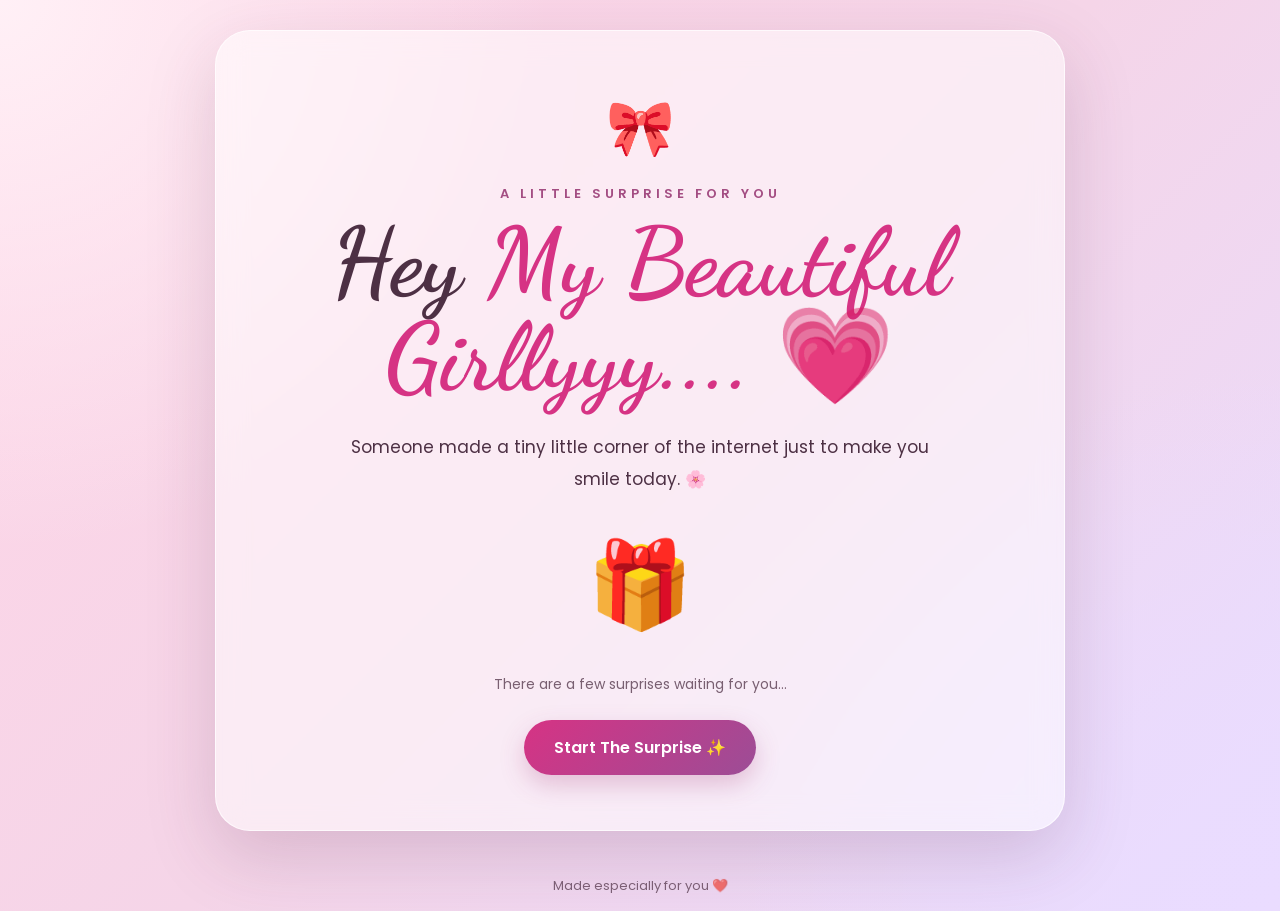
<file: index.html>
<!DOCTYPE html>
<html lang="en">
<head>
    <meta charset="UTF-8">
    <meta name="viewport" content="width=device-width, initial-scale=1.0">
    <title>A Surprise For You 💗</title>
    <link rel="stylesheet" href="style.css">
</head>

<body>

<div class="hearts">
    <span>💗</span>
    <span>💕</span>
    <span>💖</span>
    <span>🌸</span>
    <span>💗</span>
    <span>✨</span>
</div>

<main class="page">

    <div class="glass-card welcome-card">

        <div class="emoji">🎀</div>

        <p class="small-title">A LITTLE SURPRISE FOR YOU</p>

        <h1>Hey <span>My Beautiful Girllyyy....</span> 💗</h1>

        <p class="subtitle">
            Someone made a tiny little corner of the internet
            just to make you smile today. 🌸
        </p>

        <div class="gift">🎁</div>

        <p class="hint">
            There are a few surprises waiting for you...
        </p>

        <a href="birthday.html" class="btn">
            Start The Surprise ✨
        </a>

    </div>

</main>

<footer>
    Made especially for you ❤️
</footer>

<script src="script.js"></script>

</body>
</html>
</file>
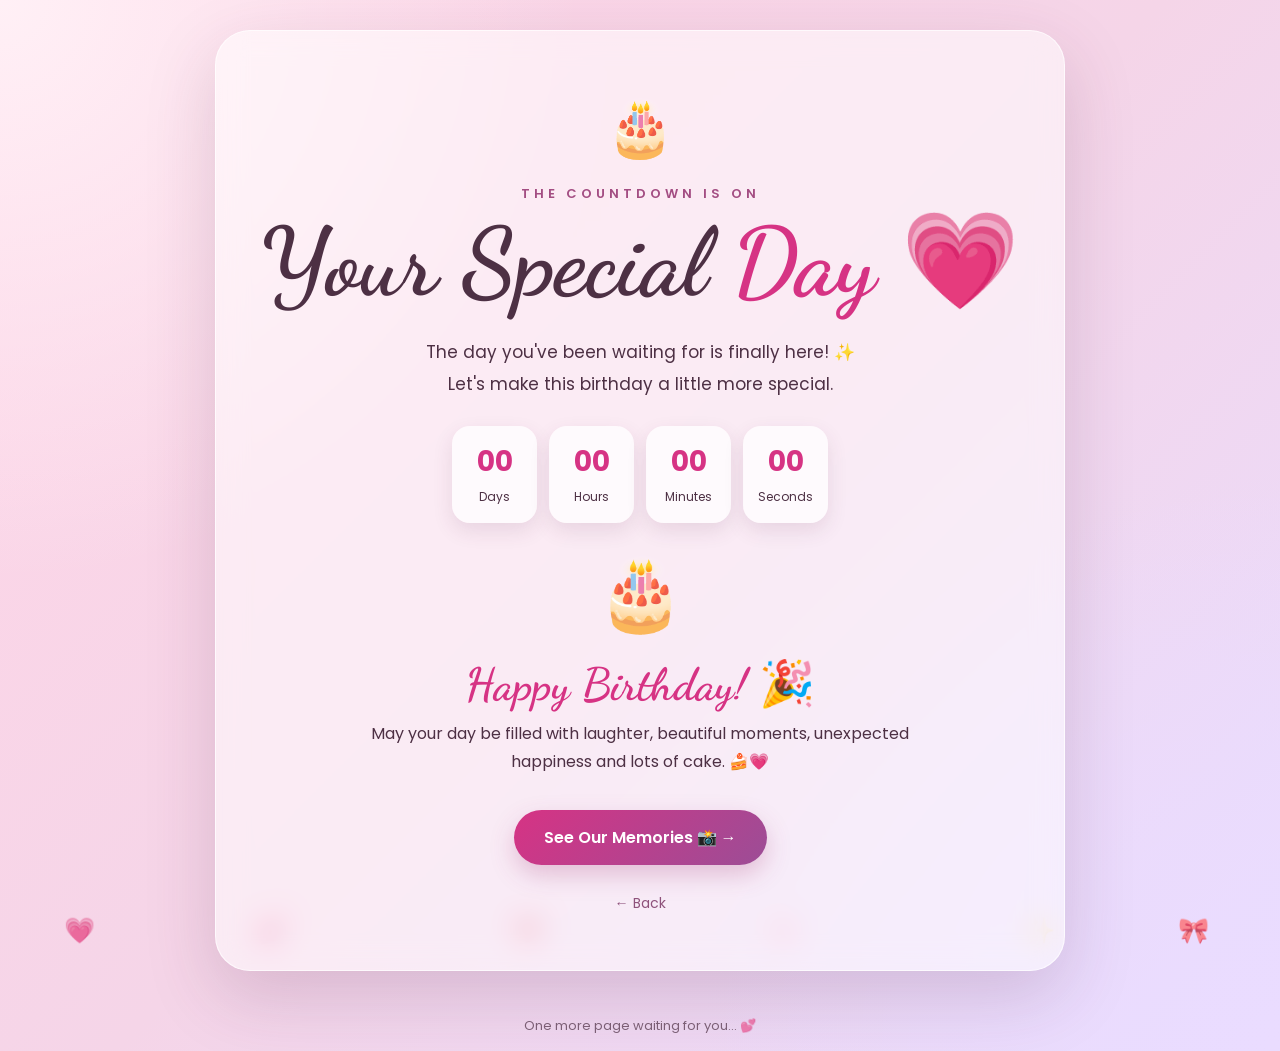
<file: birthday.html>
<!DOCTYPE html>
<html lang="en">
<head>
    <meta charset="UTF-8">
    <meta name="viewport" content="width=device-width, initial-scale=1.0">

    <title>Your Special Day 🎂</title>

    <link rel="stylesheet" href="style.css">
</head>

<body>

<div class="hearts">
    <span>💗</span>
    <span>💕</span>
    <span>💖</span>
    <span>🌸</span>
    <span>✨</span>
    <span>🎀</span>
</div>

<main class="page">

    <div class="glass-card">

        <div class="emoji">🎂</div>

        <p class="small-title">
            THE COUNTDOWN IS ON
        </p>

        <h1>
            Your Special <span>Day</span> 💗
        </h1>

        <p class="subtitle">
            The day you've been waiting for is finally here! ✨
            <br>
            Let's make this birthday a little more special.
        </p>

        <!-- COUNTDOWN -->

        <div class="countdown">

            <div class="time-box">
                <strong id="days">00</strong>
                <span>Days</span>
            </div>

            <div class="time-box">
                <strong id="hours">00</strong>
                <span>Hours</span>
            </div>

            <div class="time-box">
                <strong id="minutes">00</strong>
                <span>Minutes</span>
            </div>

            <div class="time-box">
                <strong id="seconds">00</strong>
                <span>Seconds</span>
            </div>

        </div>


        <!-- CAKE -->

        <div class="cake">
            🎂
        </div>

        <h2 class="birthday-text">
            Happy Birthday! 🎉
        </h2>

        <p class="message">
            May your day be filled with laughter,
            beautiful moments, unexpected happiness
            and lots of cake. 🍰💗
        </p>

        <br>

        <a href="memories.html" class="btn">
            See Our Memories 📸 →
        </a>

        <br><br>

        <a href="index.html" class="back">
            ← Back
        </a>

    </div>

</main>

<footer>
    One more page waiting for you... 💕
</footer>


<script>

/* =====================================
   BIRTHDAY COUNTDOWN
   26 AUGUST 2026
===================================== */

const birthdayDate =
    new Date("August 26, 2026 00:00:00").getTime();


function updateCountdown() {

    const now = new Date().getTime();

    const difference =
        birthdayDate - now;


    if (difference <= 0) {

        document.getElementById("days").innerText = "00";
        document.getElementById("hours").innerText = "00";
        document.getElementById("minutes").innerText = "00";
        document.getElementById("seconds").innerText = "00";

        return;
    }


    const days =
        Math.floor(
            difference / (1000 * 60 * 60 * 24)
        );


    const hours =
        Math.floor(
            (difference / (1000 * 60 * 60)) % 24
        );


    const minutes =
        Math.floor(
            (difference / (1000 * 60)) % 60
        );


    const seconds =
        Math.floor(
            (difference / 1000) % 60
        );


    document.getElementById("days").innerText =
        String(days).padStart(2, "0");


    document.getElementById("hours").innerText =
        String(hours).padStart(2, "0");


    document.getElementById("minutes").innerText =
        String(minutes).padStart(2, "0");


    document.getElementById("seconds").innerText =
        String(seconds).padStart(2, "0");
}


updateCountdown();

setInterval(updateCountdown, 1000);

</script>

</body>
</html>
</file>
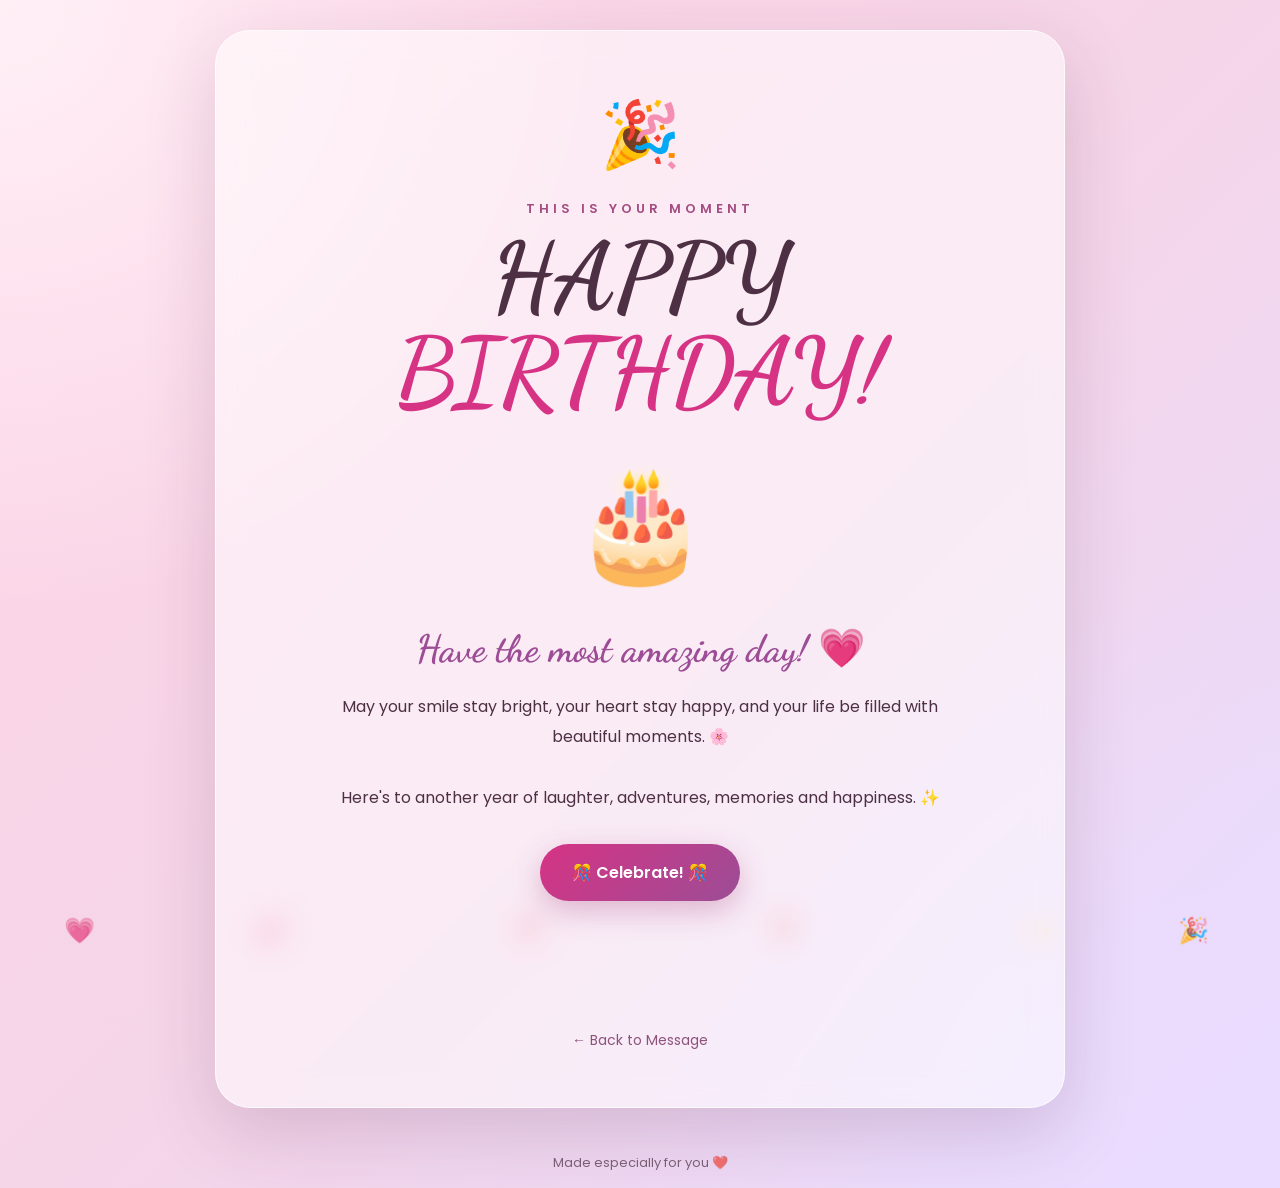
<file: final.html>
<!DOCTYPE html>
<html lang="en">

<head>

    <meta charset="UTF-8">

    <meta name="viewport"
          content="width=device-width, initial-scale=1.0">

    <title>Happy Birthday 🎉</title>

    <link rel="stylesheet" href="style.css">

</head>


<body>

<div class="hearts">

    <span>💗</span>
    <span>💕</span>
    <span>💖</span>
    <span>🎈</span>
    <span>✨</span>
    <span>🎉</span>

</div>


<main class="page">

    <div class="glass-card final-card">

        <div class="emoji celebration">
            🎉
        </div>


        <p class="small-title">
            THIS IS YOUR MOMENT
        </p>


        <h1>
            HAPPY <span>BIRTHDAY!</span>
        </h1>


        <div class="big-cake">
            🎂
        </div>


        <h2 class="final-name">
            Have the most amazing day! 💗
        </h2>


        <p class="final-message">

            May your smile stay bright,
            your heart stay happy,
            and your life be filled with
            beautiful moments. 🌸

            <br><br>

            Here's to another year of
            laughter, adventures,
            memories and happiness. ✨

        </p>


        <button class="celebrate-btn"
                onclick="celebrate()">

            🎊 Celebrate! 🎊

        </button>


        <div id="celebrationMessage">

            🎉✨💗 HAPPY BIRTHDAY! 💗✨🎉

        </div>


        <br><br>


        <a href="message.html"
           class="back">

            ← Back to Message

        </a>

    </div>

</main>


<footer>

    Made especially for you ❤️

</footer>


<script>

function celebrate() {

    const message =
        document.getElementById(
            "celebrationMessage"
        );

    message.classList.add("show");


    /* CONFETTI */

    for (let i = 0; i < 80; i++) {

        const confetti =
            document.createElement("div");

        confetti.innerHTML =
            ["🎉","🎊","💗","💕","✨","🌸"]
            [Math.floor(Math.random() * 6)];

        confetti.style.position =
            "fixed";

        confetti.style.left =
            Math.random() * 100 + "vw";

        confetti.style.top =
            "-30px";

        confetti.style.fontSize =
            (15 + Math.random() * 20) + "px";

        confetti.style.zIndex =
            "9999";

        confetti.style.pointerEvents =
            "none";

        document.body.appendChild(
            confetti
        );


        const fall =
            2 + Math.random() * 3;


        confetti.animate(

            [
                {
                    transform:
                    "translateY(0) rotate(0deg)",
                    opacity: 1
                },

                {
                    transform:
                    "translateY(110vh) rotate(720deg)",
                    opacity: 0
                }
            ],

            {
                duration:
                fall * 1000,

                easing:
                "ease-in"
            }

        );


        setTimeout(() => {

            confetti.remove();

        }, fall * 1000);

    }

}

</script>

</body>
</html>
</file>
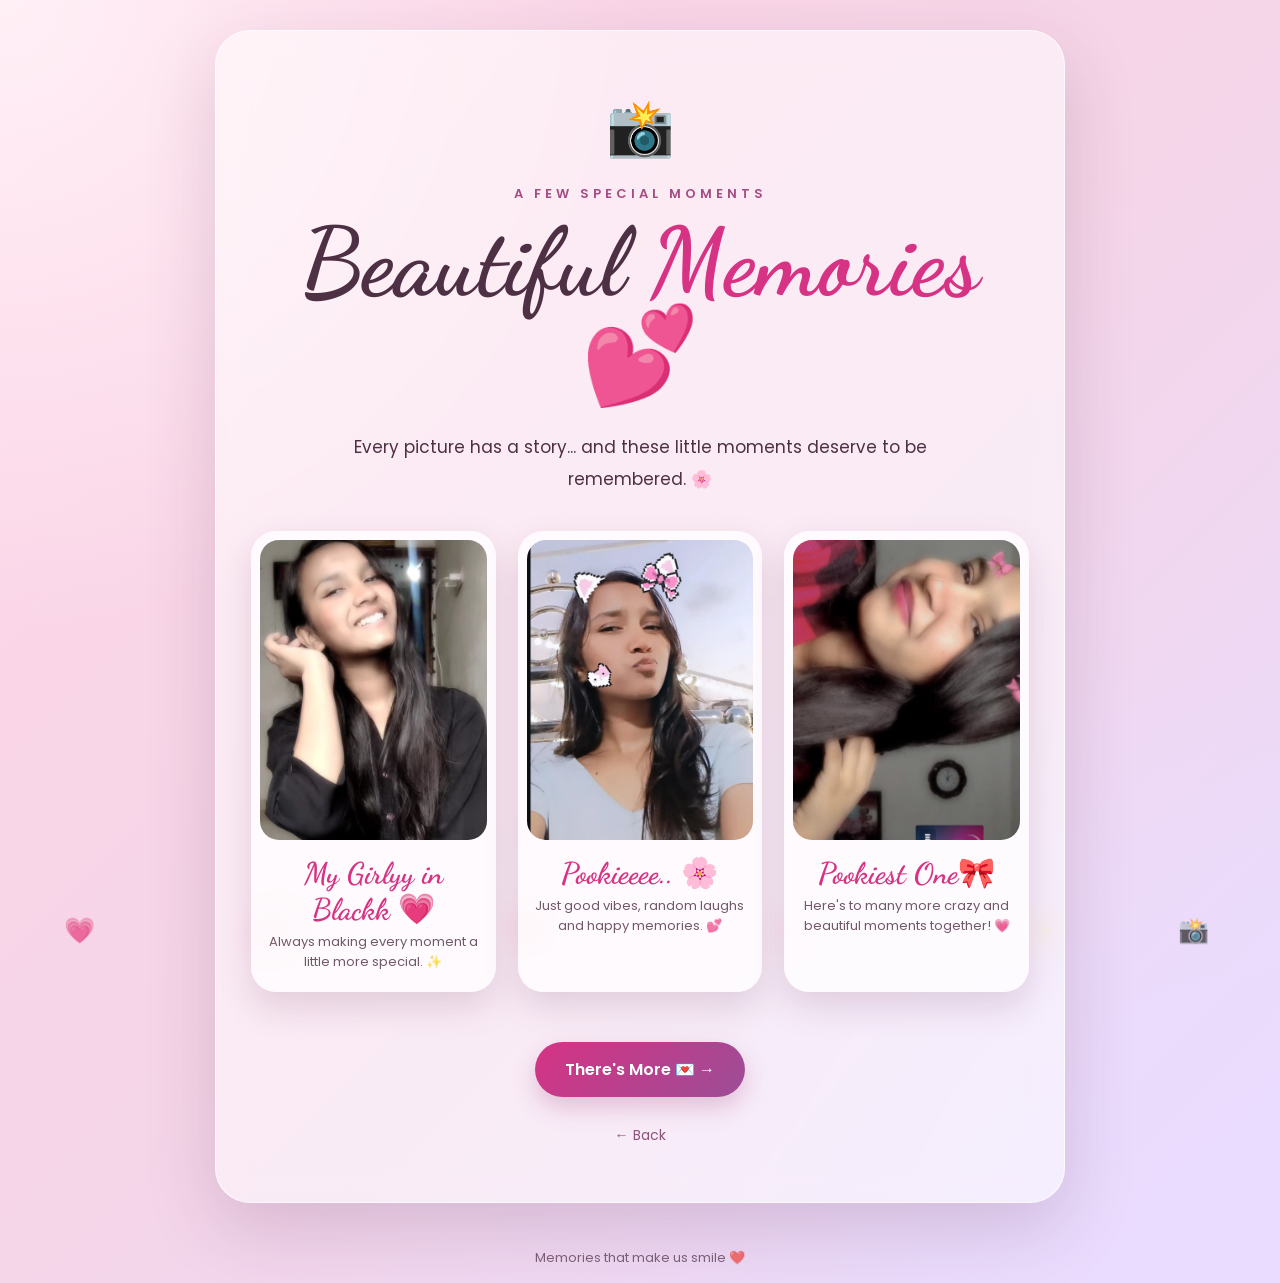
<file: memories.html>
<!DOCTYPE html>
<html lang="en">

<head>
    <meta charset="UTF-8">
    <meta name="viewport" content="width=device-width, initial-scale=1.0">

    <title>Beautiful Memories 📸</title>

    <link rel="stylesheet" href="style.css">
</head>

<body>

<div class="hearts">
    <span>💗</span>
    <span>💕</span>
    <span>💖</span>
    <span>🌸</span>
    <span>✨</span>
    <span>📸</span>
</div>

<main class="page">

    <div class="glass-card memories-card">

        <div class="emoji">📸</div>

        <p class="small-title">
            A FEW SPECIAL MOMENTS
        </p>

        <h1>
            Beautiful <span>Memories</span> 💕
        </h1>

        <p class="subtitle">
            Every picture has a story...
            and these little moments deserve to be remembered. 🌸
        </p>


        <div class="photo-grid">

            <!-- PHOTO 1 -->
            <div class="memory">

                <img src="photo1.jpeg" alt="Memory 1">

                <div class="memory-text">
                    <h3>My Girlyy in Blackk 💗</h3>

                    <p>
                        Always making every moment
                        a little more special. ✨
                    </p>
                </div>

            </div>


            <!-- PHOTO 2 -->
            <div class="memory">

                <img src="photo2.jpeg" alt="Memory 2">

                <div class="memory-text">
                    <h3>Pookieeee.. 🌸</h3>

                    <p>
                        Just good vibes, random laughs
                        and happy memories. 💕
                    </p>
                </div>

            </div>


            <!-- PHOTO 3 -->
            <div class="memory">

                <img src="photo3.jpeg" alt="Memory 3">

                <div class="memory-text">
                    <h3>Pookiest One🎀</h3>

                    <p>
                        Here's to many more crazy
                        and beautiful moments together! 💗
                    </p>
                </div>

            </div>

        </div>


        <br><br>

        <a href="message.html" class="btn">
            There's More 💌 →
        </a>

        <br><br>

        <a href="birthday.html" class="back">
            ← Back
        </a>

    </div>

</main>


<footer>
    Memories that make us smile ❤️
</footer>

</body>
</html>
</file>
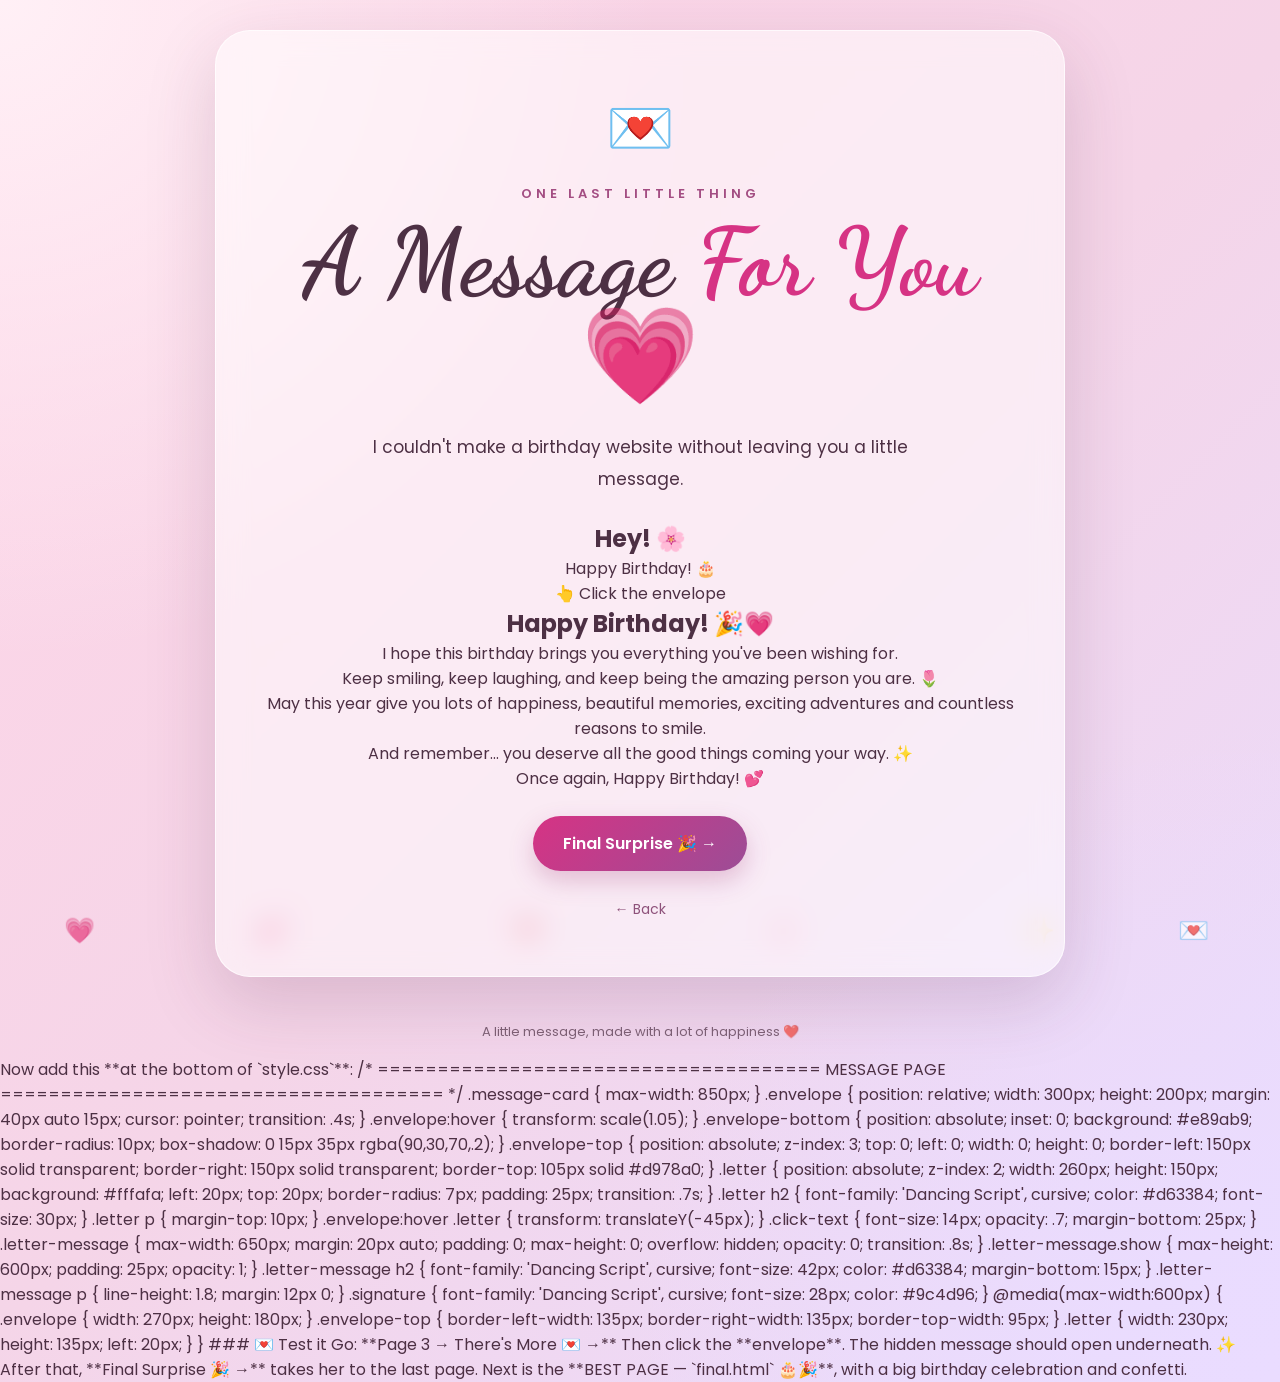
<file: message.html>
<!DOCTYPE html>
<html lang="en">

<head>
    <meta charset="UTF-8">
    <meta name="viewport" content="width=device-width, initial-scale=1.0">

    <title>A Little Message 💌</title>

    <link rel="stylesheet" href="style.css">
</head>

<body>

<div class="hearts">
    <span>💗</span>
    <span>💕</span>
    <span>💖</span>
    <span>🌸</span>
    <span>✨</span>
    <span>💌</span>
</div>


<main class="page">

    <div class="glass-card message-card">

        <div class="emoji">💌</div>

        <p class="small-title">
            ONE LAST LITTLE THING
        </p>

        <h1>
            A Message <span>For You</span> 💗
        </h1>

        <p class="subtitle">
            I couldn't make a birthday website without
            leaving you a little message.
        </p>


        <!-- ENVELOPE -->

        <div class="envelope" onclick="openLetter()">

            <div class="envelope-top"></div>

            <div class="letter">

                <h2>Hey! 🌸</h2>

                <p>
                    Happy Birthday! 🎂
                </p>

            </div>

            <div class="envelope-bottom"></div>

        </div>


        <p class="click-text">
            👆 Click the envelope
        </p>


        <!-- MESSAGE -->

        <div id="letterMessage" class="letter-message">

            <h2>Happy Birthday! 🎉💗</h2>

            <p>
                I hope this birthday brings you
                everything you've been wishing for.
            </p>

            <p>
                Keep smiling, keep laughing,
                and keep being the amazing person
                you are. 🌷
            </p>

            <p>
                May this year give you lots of
                happiness, beautiful memories,
                exciting adventures and countless
                reasons to smile.
            </p>

            <p>
                And remember...
                you deserve all the good things
                coming your way. ✨
            </p>

            <p class="signature">
                Once again, Happy Birthday! 💕
            </p>

        </div>


        <br>

        <a href="final.html" class="btn">
            Final Surprise 🎉 →
        </a>

        <br><br>

        <a href="memories.html" class="back">
            ← Back
        </a>

    </div>

</main>


<footer>
    A little message, made with a lot of happiness ❤️
</footer>


<script>

function openLetter() {

    const message =
        document.getElementById("letterMessage");

    message.classList.toggle("show");

    const text =
        document.querySelector(".click-text");

    if (message.classList.contains("show")) {

        text.innerText =
            "💗 Your message is open!";

    } else {

        text.innerText =
            "👆 Click the envelope";

    }

}

</script>

</body>
</html>

Now add this **at the bottom of `style.css`**:

/* =====================================
   MESSAGE PAGE
===================================== */

.message-card {
    max-width: 850px;
}

.envelope {
    position: relative;
    width: 300px;
    height: 200px;
    margin: 40px auto 15px;
    cursor: pointer;
    transition: .4s;
}

.envelope:hover {
    transform: scale(1.05);
}

.envelope-bottom {
    position: absolute;
    inset: 0;
    background: #e89ab9;
    border-radius: 10px;
    box-shadow: 0 15px 35px rgba(90,30,70,.2);
}

.envelope-top {
    position: absolute;
    z-index: 3;
    top: 0;
    left: 0;
    width: 0;
    height: 0;
    border-left: 150px solid transparent;
    border-right: 150px solid transparent;
    border-top: 105px solid #d978a0;
}

.letter {
    position: absolute;
    z-index: 2;
    width: 260px;
    height: 150px;
    background: #fffafa;
    left: 20px;
    top: 20px;
    border-radius: 7px;
    padding: 25px;
    transition: .7s;
}

.letter h2 {
    font-family: 'Dancing Script', cursive;
    color: #d63384;
    font-size: 30px;
}

.letter p {
    margin-top: 10px;
}

.envelope:hover .letter {
    transform: translateY(-45px);
}

.click-text {
    font-size: 14px;
    opacity: .7;
    margin-bottom: 25px;
}

.letter-message {
    max-width: 650px;
    margin: 20px auto;
    padding: 0;
    max-height: 0;
    overflow: hidden;
    opacity: 0;
    transition: .8s;
}

.letter-message.show {
    max-height: 600px;
    padding: 25px;
    opacity: 1;
}

.letter-message h2 {
    font-family: 'Dancing Script', cursive;
    font-size: 42px;
    color: #d63384;
    margin-bottom: 15px;
}

.letter-message p {
    line-height: 1.8;
    margin: 12px 0;
}

.signature {
    font-family: 'Dancing Script', cursive;
    font-size: 28px;
    color: #9c4d96;
}

@media(max-width:600px) {

    .envelope {
        width: 270px;
        height: 180px;
    }

    .envelope-top {
        border-left-width: 135px;
        border-right-width: 135px;
        border-top-width: 95px;
    }

    .letter {
        width: 230px;
        height: 135px;
        left: 20px;
    }
}


### 💌 Test it

Go:

**Page 3 → There's More 💌 →**

Then click the **envelope**.

The hidden message should open underneath. ✨

After that, **Final Surprise 🎉 →** takes her to the last page.

Next is the **BEST PAGE — `final.html` 🎂🎉**, with a big birthday celebration and confetti.
</file>
<file: style.css>
@import url('https://fonts.googleapis.com/css2?family=Dancing+Script:wght@500;600;700&family=Poppins:wght@400;500;600;700&display=swap');

* {
    margin: 0;
    padding: 0;
    box-sizing: border-box;
}

body {
    min-height: 100vh;
    font-family: 'Poppins', sans-serif;
    background:
        radial-gradient(circle at top left, #fff0f6, transparent 35%),
        radial-gradient(circle at bottom right, #eadcff, transparent 35%),
        linear-gradient(135deg, #ffd6e7, #f5d5e8, #e8dcff);
    color: #4d3044;
    overflow-x: hidden;
}

.page {
    min-height: calc(100vh - 50px);
    display: flex;
    align-items: center;
    justify-content: center;
    padding: 30px 20px;
    position: relative;
    z-index: 2;
}

.glass-card {
    width: min(850px, 94%);
    padding: 55px 35px;
    text-align: center;
    border-radius: 35px;
    background: rgba(255, 255, 255, 0.52);
    backdrop-filter: blur(15px);
    -webkit-backdrop-filter: blur(15px);
    border: 1px solid rgba(255,255,255,0.7);
    box-shadow: 0 25px 70px rgba(90, 40, 80, 0.18);
    animation: appear 1s ease;
}

@keyframes appear {
    from {
        opacity: 0;
        transform: translateY(35px) scale(.97);
    }

    to {
        opacity: 1;
        transform: translateY(0) scale(1);
    }
}

.emoji {
    font-size: 55px;
    animation: bounce 2s infinite;
}

@keyframes bounce {
    50% {
        transform: translateY(-10px);
    }
}

.small-title {
    margin-top: 15px;
    font-size: 13px;
    letter-spacing: 4px;
    font-weight: 600;
    color: #a34d82;
}

h1 {
    margin: 12px 0;
    font-family: 'Dancing Script', cursive;
    font-size: clamp(55px, 10vw, 95px);
    line-height: 1;
}

h1 span {
    color: #d63384;
}

.subtitle {
    max-width: 620px;
    margin: 25px auto;
    line-height: 1.9;
    font-size: 17px;
}

.gift {
    font-size: 85px;
    margin: 25px;
    animation: gift 2s infinite;
}

@keyframes gift {
    0%,100% {
        transform: rotate(-5deg);
    }

    50% {
        transform: rotate(5deg) scale(1.08);
    }
}

.hint {
    font-size: 14px;
    margin-bottom: 25px;
    opacity: .75;
}

.btn {
    display: inline-block;
    text-decoration: none;
    color: white;
    background: linear-gradient(135deg, #d63384, #9c4d96);
    padding: 15px 30px;
    border-radius: 50px;
    font-weight: 600;
    box-shadow: 0 10px 25px rgba(160, 50, 110, .25);
    transition: .3s;
}

.btn:hover {
    transform: translateY(-4px) scale(1.04);
}

footer {
    text-align: center;
    padding: 15px;
    font-size: 13px;
    opacity: .7;
}

/* Floating hearts */

.hearts span {
    position: fixed;
    bottom: -50px;
    font-size: 25px;
    animation: float 8s linear infinite;
    opacity: .7;
    z-index: 1;
}

.hearts span:nth-child(1) {
    left: 5%;
    animation-delay: 0s;
}

.hearts span:nth-child(2) {
    left: 20%;
    animation-delay: 2s;
}

.hearts span:nth-child(3) {
    left: 40%;
    animation-delay: 4s;
}

.hearts span:nth-child(4) {
    left: 60%;
    animation-delay: 1s;
}

.hearts span:nth-child(5) {
    left: 80%;
    animation-delay: 3s;
}

.hearts span:nth-child(6) {
    left: 92%;
    animation-delay: 5s;
}

@keyframes float {
    0% {
        transform: translateY(0) rotate(0);
        opacity: 0;
    }

    20% {
        opacity: .8;
    }

    100% {
        transform: translateY(-110vh) rotate(360deg);
        opacity: 0;
    }
}

@media(max-width:600px) {

    .glass-card {
        padding: 40px 20px;
    }

    .subtitle {
        font-size: 15px;
    }

    .gift {
        font-size: 70px;
    }
}

/* =====================================
   BIRTHDAY PAGE
===================================== */

.countdown {
    display: flex;
    justify-content: center;
    gap: 12px;
    margin: 30px 0;
    flex-wrap: wrap;
}

.time-box {
    min-width: 85px;
    padding: 15px 10px;
    border-radius: 18px;
    background: rgba(255,255,255,.75);
    box-shadow: 0 8px 20px rgba(100,40,80,.12);
}

.time-box strong {
    display: block;
    font-size: 28px;
    color: #d63384;
}

.time-box span {
    font-size: 12px;
}

.cake {
    font-size: 85px;
    margin: 20px;
    animation: cakeBounce 1.5s infinite;
}

@keyframes cakeBounce {
    50% {
        transform: translateY(-10px) scale(1.05);
    }
}

.birthday-text {
    font-family: 'Dancing Script', cursive;
    color: #d63384;
    font-size: 45px;
    margin: 15px;
}

.message {
    max-width: 600px;
    margin: auto;
    line-height: 1.8;
    font-size: 16px;
}

.back {
    color: #8e527b;
    text-decoration: none;
    font-size: 14px;
}

@media(max-width:600px) {

    .time-box {
        min-width: 68px;
    }

    .time-box strong {
        font-size: 22px;
    }

    .birthday-text {
        font-size: 38px;
    }
}

/* =====================================
   MEMORIES PAGE
===================================== */

.memories-card {
    max-width: 1000px;
}

.photo-grid {
    display: grid;
    grid-template-columns: repeat(3, 1fr);
    gap: 22px;
    margin-top: 35px;
}

.memory {
    background: rgba(255,255,255,.75);
    padding: 9px;
    border-radius: 25px;
    box-shadow: 0 15px 35px rgba(90,30,70,.15);
    transition: .4s;
    overflow: hidden;
}

.memory:hover {
    transform: translateY(-12px) rotate(1deg);
    box-shadow: 0 25px 45px rgba(90,30,70,.22);
}

.memory img {
    width: 100%;
    height: 300px;
    object-fit: cover;
    border-radius: 19px;
    display: block;
}

.memory-text {
    padding: 15px 8px 10px;
}

.memory-text h3 {
    font-family: 'Dancing Script', cursive;
    color: #d63384;
    font-size: 30px;
    margin-bottom: 5px;
}

.memory-text p {
    font-size: 13px;
    line-height: 1.6;
    opacity: .8;
}


@media(max-width:750px) {

    .photo-grid {
        grid-template-columns: 1fr;
    }

    .memory img {
        height: 380px;
    }
}

/* =====================================
   FINAL BIRTHDAY PAGE
===================================== */

.final-card {
    max-width: 900px;
}

.celebration {
    font-size: 65px;
    animation: celebrationBounce 1s infinite;
}

@keyframes celebrationBounce {

    0%,100% {
        transform: scale(1);
    }

    50% {
        transform: scale(1.2) rotate(5deg);
    }

}

.big-cake {
    font-size: 110px;
    margin: 20px;
    animation: cakeFloat 2s infinite ease-in-out;
}

@keyframes cakeFloat {

    50% {
        transform:
        translateY(-12px)
        rotate(3deg);
    }

}

.final-name {
    font-family: 'Dancing Script', cursive;
    color: #9c4d96;
    font-size: 38px;
    margin: 20px 0;
}

.final-message {
    max-width: 650px;
    margin: auto;
    line-height: 1.9;
    font-size: 16px;
}

.celebrate-btn {
    border: none;
    margin-top: 30px;
    padding: 16px 32px;
    border-radius: 50px;
    color: white;
    background: linear-gradient(
        135deg,
        #d63384,
        #9c4d96
    );
    font-family: 'Poppins', sans-serif;
    font-size: 16px;
    font-weight: 600;
    cursor: pointer;
    box-shadow:
        0 10px 30px
        rgba(160,50,110,.3);
    transition: .3s;
}

.celebrate-btn:hover {
    transform:
        translateY(-4px)
        scale(1.05);
}

#celebrationMessage {
    margin-top: 30px;
    font-family: 'Dancing Script', cursive;
    font-size: 38px;
    color: #d63384;
    opacity: 0;
    transform: scale(.5);
    transition: .6s;
}

#celebrationMessage.show {
    opacity: 1;
    transform: scale(1);
}

@media(max-width:600px) {

    .big-cake {
        font-size: 85px;
    }

    .final-name {
        font-size: 32px;
    }

    .final-message {
        font-size: 15px;
    }

    #celebrationMessage {
        font-size: 30px;
    }

}
/* Keep the Page 2 content compact */
.birthday-text {
    margin: 8px;
}

.cake {
    margin: 10px;
    font-size: 70px;
}

.message {
    margin: 8px auto;
}

.countdown {
    margin: 18px 0;
}
</file>
